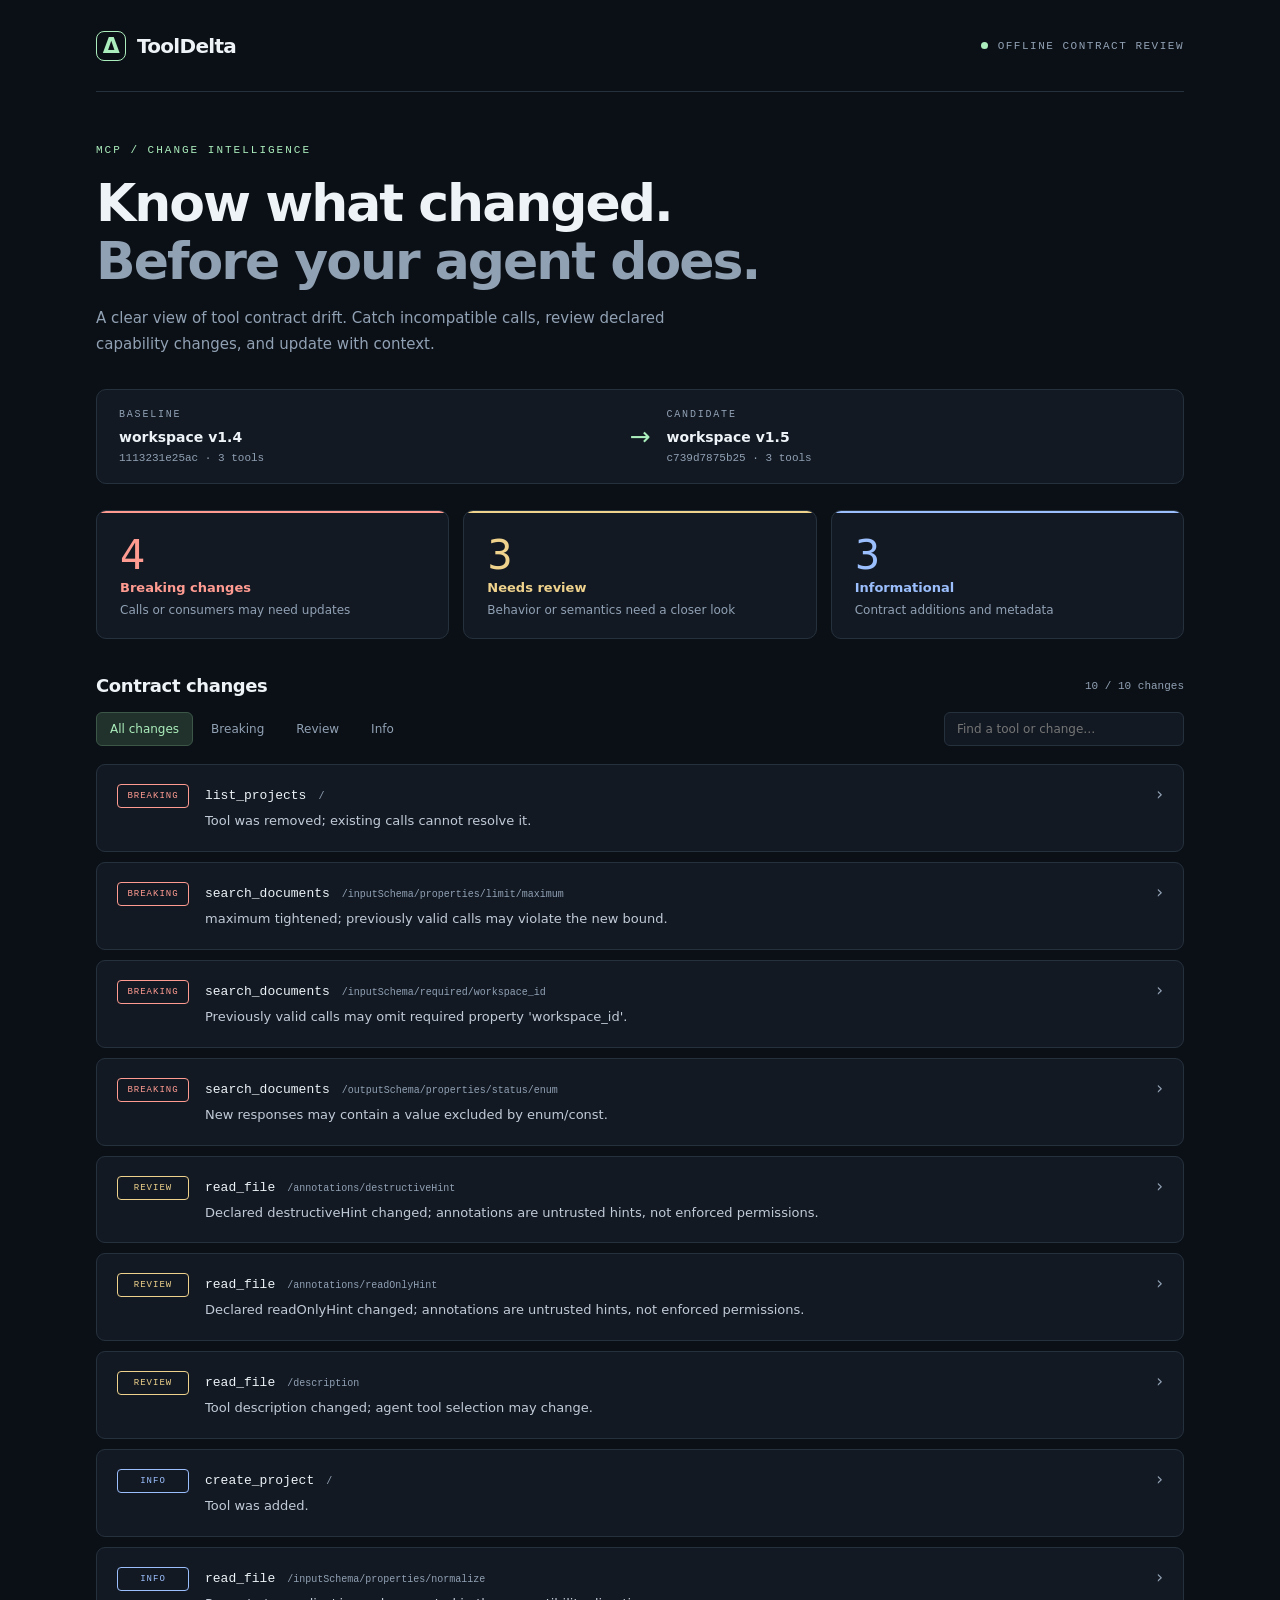
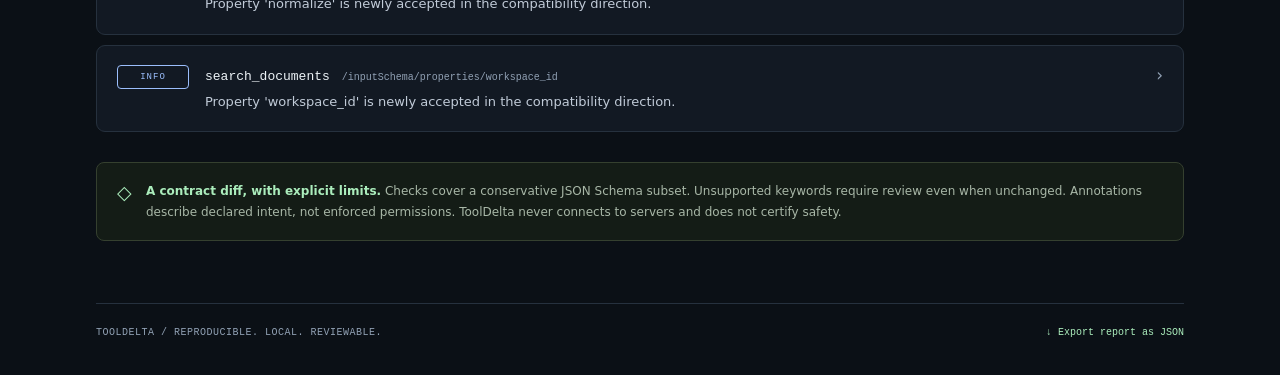
<file: docs/assets/demo.html>
<!doctype html>
<html lang="en">
<head>
<meta charset="utf-8">
<meta name="viewport" content="width=device-width,initial-scale=1">
<meta name="color-scheme" content="dark">
<meta name="referrer" content="no-referrer">
<title>ToolDelta · MCP contract report</title>
<style>
:root{--bg:#0b1016;--panel:#121923;--line:#26313e;--text:#edf3f7;--muted:#91a1b4;--green:#abedbc;--red:#ff9b91;--amber:#efd28c;--blue:#9bbefc;font-family:Inter,Segoe UI,system-ui,sans-serif;color:var(--text);background:var(--bg);color-scheme:dark}
*{box-sizing:border-box}body{margin:0}button,input{font:inherit}button{cursor:pointer}button:focus-visible,input:focus-visible,summary:focus-visible,a:focus-visible{outline:2px solid var(--green);outline-offset:4px}main{max-width:1160px;margin:auto;padding:0 36px}header{height:92px;border-bottom:1px solid var(--line);display:flex;align-items:center;justify-content:space-between}.brand{display:flex;align-items:center;gap:11px;font-size:20px;letter-spacing:-.7px;font-weight:750}.brand-icon{width:30px;height:30px;border:1px solid var(--green);border-radius:8px;color:var(--green);display:grid;place-items:center;font-size:22px}.offline{font:11px ui-monospace,Consolas,monospace;letter-spacing:1.5px;color:var(--muted)}.offline i{display:inline-block;width:7px;height:7px;border-radius:50%;background:var(--green);margin-right:10px}.hero{padding:52px 0 32px}.eyebrow{color:var(--green);letter-spacing:2px;font:11px ui-monospace,Consolas,monospace;margin-bottom:18px}h1{font-size:clamp(32px,5vw,52px);font-weight:550;letter-spacing:-2px;line-height:1.12;margin:0 0 16px}h1 span{color:var(--muted)}.intro{color:var(--muted);font-size:15px;line-height:1.7;max-width:620px;margin:0}.comparison{display:flex;align-items:center;gap:16px;padding:19px 22px;border:1px solid var(--line);border-radius:10px;background:var(--panel);margin:0 0 26px}.revision{flex:1;min-width:0}.small-label{font:10px ui-monospace,Consolas,monospace;letter-spacing:1.8px;color:var(--muted);margin-bottom:7px}.revision strong{font-size:14px;font-weight:550;overflow-wrap:anywhere}.hash{display:block;font:11px ui-monospace,Consolas,monospace;color:var(--muted);margin-top:6px}.arrow{color:var(--green);font-size:25px}.stats{display:grid;grid-template-columns:repeat(3,1fr);gap:14px;margin-bottom:36px}.stat{padding:21px 23px;background:var(--panel);border:1px solid var(--line);border-radius:10px;position:relative;overflow:hidden}.stat:before{content:"";position:absolute;top:0;left:0;right:0;height:2px;background:currentColor}.breaking{color:var(--red)}.review{color:var(--amber)}.info{color:var(--blue)}.stat .number{font-size:40px;letter-spacing:-1px;font-weight:450}.stat .label{font-size:13px;font-weight:600;display:block;margin:2px 0 8px}.stat p{color:var(--muted);font-size:12px;margin:0}.section-title{display:flex;align-items:center;justify-content:space-between;margin-bottom:16px}h2{font-size:18px;font-weight:550;letter-spacing:-.4px;margin:0}.count{color:var(--muted);font:11px ui-monospace,Consolas,monospace}.toolbar{display:flex;justify-content:space-between;gap:16px;flex-wrap:wrap;margin-bottom:18px}.filters{display:flex;gap:4px;flex-wrap:wrap}.filter{border:1px solid transparent;color:var(--muted);border-radius:6px;background:transparent;padding:8px 13px;font-size:12px}.filter[aria-pressed="true"]{background:#21312b;border-color:#3c5648;color:var(--green)}.search{background:var(--panel);border:1px solid var(--line);border-radius:6px;padding:9px 12px;color:var(--text);font-size:12px;width:240px}.changes{display:grid;gap:10px}.change{border:1px solid var(--line);border-radius:9px;background:var(--panel);overflow:hidden}.change summary{display:flex;gap:16px;align-items:flex-start;padding:19px 20px;cursor:pointer;list-style:none}.change summary::-webkit-details-marker{display:none}.badge{font:9px ui-monospace,Consolas,monospace;letter-spacing:1px;display:inline-block;min-width:72px;padding:6px 8px;border:1px solid currentColor;border-radius:4px;text-align:center;flex-shrink:0}.change-title{flex:1;min-width:0}.tool-name{font:13px ui-monospace,Consolas,monospace;color:var(--text);overflow-wrap:anywhere}.path{font:10px ui-monospace,Consolas,monospace;color:var(--muted);margin-left:12px;overflow-wrap:anywhere}.message{color:#c1cbd8;font-size:13px;line-height:1.6;margin:8px 0 0;overflow-wrap:anywhere}.chevron{color:var(--muted);font-size:17px}.change[open] .chevron{transform:rotate(90deg)}.detail{border-top:1px solid var(--line);padding:20px}.action{display:flex;gap:12px;align-items:flex-start;font-size:13px;line-height:1.7;color:#c1cbd8;margin-bottom:18px;overflow-wrap:anywhere}.action-label{color:var(--green);font:10px ui-monospace,Consolas,monospace;letter-spacing:1px;padding-top:4px;flex-shrink:0}.values{display:grid;grid-template-columns:1fr 1fr;gap:14px}.value{min-width:0}pre{background:var(--bg);border:1px solid var(--line);border-radius:6px;padding:14px;font:11px/1.7 ui-monospace,Consolas,monospace;white-space:pre-wrap;overflow-wrap:anywhere;margin:0;max-height:360px;overflow:auto;color:#becbda}.empty{padding:32px;border:1px dashed var(--line);border-radius:9px;text-align:center;color:var(--muted);font-size:14px}.note{border:1px solid #35402f;border-radius:8px;background:#141c16;padding:18px 20px;display:flex;gap:14px;margin:30px 0;color:#a8b7a7;font-size:12px;line-height:1.7}.note strong{color:var(--green);font-weight:550}.note-symbol{color:var(--green);font:19px ui-monospace,Consolas,monospace}footer{border-top:1px solid var(--line);padding:23px 0 35px;display:flex;justify-content:space-between;gap:16px;color:var(--muted);font:10px ui-monospace,Consolas,monospace;letter-spacing:.5px}footer button{font:inherit;color:var(--green);background:none;border:none;padding:0}.toast{color:var(--green);font-size:12px;margin-bottom:16px;min-height:16px}noscript{display:block;padding:20px;color:var(--amber)}
@media(max-width:680px){main{padding:0 18px}header{height:72px}.offline{font-size:9px;letter-spacing:.5px}.hero{padding-top:35px}h1{letter-spacing:-1px}.stats{gap:8px}.stat{padding:15px 12px}.stat .number{font-size:32px}.stat p{font-size:10px}.comparison{padding:16px 14px;gap:10px}.revision strong{font-size:12px}.path{display:block;margin:8px 0 0}.change summary{gap:10px;padding:15px 12px}.badge{min-width:63px;font-size:8px}.values{grid-template-columns:1fr}.search{width:100%}.toolbar{gap:10px}.note{padding:15px}footer{flex-direction:column}}
.embedded header,.embedded .hero{display:none}.embedded main{max-width:none;padding:24px}.embedded .stats{margin-bottom:24px}
@media(prefers-reduced-motion:no-preference){.change,.filter{transition:border-color .15s,background .15s}.change:hover{border-color:#435364}}
@media print{.toolbar,footer button,.toast{display:none}:root{--bg:#fff;--panel:#fff;--line:#aaa;--text:#111;--muted:#555;--red:#9b2010;--amber:#795000;--blue:#15478f;--green:#18562b;color-scheme:light}.message,.action,pre{color:#222}.changes{display:block}.change{margin-bottom:12px;break-inside:avoid}.note{background:white;color:#333}.note strong{color:#18562b}}
</style>
</head>
<body>
<main>
<header><div class="brand"><span class="brand-icon" aria-hidden="true">Δ</span> ToolDelta</div><div class="offline"><i></i>OFFLINE CONTRACT REVIEW</div></header>
<section class="hero"><div class="eyebrow">MCP / CHANGE INTELLIGENCE</div><h1>Know what changed.<br><span>Before your agent does.</span></h1><p class="intro">A clear view of tool contract drift. Catch incompatible calls, review declared capability changes, and update with context.</p></section>
<section class="comparison" aria-label="Compared catalogs"><div class="revision"><div class="small-label">BASELINE</div><strong id="before-label"></strong><code class="hash" id="before-hash"></code></div><div class="arrow" aria-hidden="true">→</div><div class="revision"><div class="small-label">CANDIDATE</div><strong id="after-label"></strong><code class="hash" id="after-hash"></code></div></section>
<section class="stats" aria-label="Change summary"><div class="stat breaking"><div class="number" id="breaking-count">0</div><span class="label">Breaking changes</span><p>Calls or consumers may need updates</p></div><div class="stat review"><div class="number" id="review-count">0</div><span class="label">Needs review</span><p>Behavior or semantics need a closer look</p></div><div class="stat info"><div class="number" id="info-count">0</div><span class="label">Informational</span><p>Contract additions and metadata</p></div></section>
<section aria-labelledby="changes-heading"><div class="section-title"><h2 id="changes-heading">Contract changes</h2><span class="count" id="visible-count" aria-live="polite"></span></div><div class="toolbar"><div class="filters" role="group" aria-label="Filter severity"><button class="filter" data-filter="all" aria-pressed="true">All changes</button><button class="filter" data-filter="breaking" aria-pressed="false">Breaking</button><button class="filter" data-filter="review" aria-pressed="false">Review</button><button class="filter" data-filter="info" aria-pressed="false">Info</button></div><input class="search" id="search" type="search" placeholder="Find a tool or change…" aria-label="Search tools and changes"></div><div class="changes" id="changes"></div><noscript>This report needs JavaScript for filtering and details. Generate a Markdown or text report for a script-free version.</noscript></section>
<aside class="note"><span class="note-symbol" aria-hidden="true">◇</span><div><strong>A contract diff, with explicit limits.</strong> Checks cover a conservative JSON Schema subset. Unsupported keywords require review even when unchanged. Annotations describe declared intent, not enforced permissions. ToolDelta never connects to servers and does not certify safety.</div></aside>
<div class="toast" id="toast" role="status"></div>
<footer><span>TOOLDELTA / REPRODUCIBLE. LOCAL. REVIEWABLE.</span><button id="download" type="button">↓ Export report as JSON</button></footer>
</main>
<script id="report-data" type="application/json">{"schema_version": 1, "summary": {"breaking": 4, "review": 3, "info": 3}, "catalogs": {"before": {"tools": 3, "sha256": "1113231e25aca1369105ffc9b020c17eef9920285739231cf005f30808dac192"}, "after": {"tools": 3, "sha256": "c739d7875b2584dbf592ee367c807fd95ec0edf658fc84d5d94d49ce25846a06"}}, "changes": [{"severity": "breaking", "code": "tool.removed", "tool": "list_projects", "path": "", "message": "Tool was removed; existing calls cannot resolve it.", "action": "Migrate callers or keep a compatibility alias.", "before": {"name": "list_projects", "inputSchema": {"type": "object", "additionalProperties": false}}, "after": null}, {"severity": "breaking", "code": "schema.bound", "tool": "search_documents", "path": "/inputSchema/properties/limit/maximum", "message": "maximum tightened; previously valid calls may violate the new bound.", "action": "Update callers or preserve the previous accepted input contract.", "before": 100, "after": 25}, {"severity": "breaking", "code": "schema.required", "tool": "search_documents", "path": "/inputSchema/required/workspace_id", "message": "Previously valid calls may omit required property 'workspace_id'.", "action": "Update callers or preserve the previous accepted input contract.", "before": false, "after": true}, {"severity": "breaking", "code": "schema.values", "tool": "search_documents", "path": "/outputSchema/properties/status/enum", "message": "New responses may contain a value excluded by enum/const.", "action": "Update consumers and verify representative response fixtures.", "before": {"enum": ["ok", "empty"]}, "after": {"enum": ["ok", "empty", "partial"]}}, {"severity": "review", "code": "tool.annotation", "tool": "read_file", "path": "/annotations/destructiveHint", "message": "Declared destructiveHint changed; annotations are untrusted hints, not enforced permissions.", "action": "Review actual server behavior and agent approval policy.", "before": false, "after": true}, {"severity": "review", "code": "tool.annotation", "tool": "read_file", "path": "/annotations/readOnlyHint", "message": "Declared readOnlyHint changed; annotations are untrusted hints, not enforced permissions.", "action": "Review actual server behavior and agent approval policy.", "before": true, "after": false}, {"severity": "review", "code": "tool.description", "tool": "read_file", "path": "/description", "message": "Tool description changed; agent tool selection may change.", "action": "Review intent and re-run tool selection evaluations.", "before": "Read a file without changing workspace contents.", "after": "Read a file and optionally normalize its contents in place."}, {"severity": "info", "code": "tool.added", "tool": "create_project", "path": "", "message": "Tool was added.", "action": "Review whether agents should be allowed to discover this tool.", "before": null, "after": {"name": "create_project", "inputSchema": {"type": "object", "properties": {"name": {"type": "string"}}, "required": ["name"], "additionalProperties": false}, "annotations": {"readOnlyHint": false}}}, {"severity": "info", "code": "schema.property", "tool": "read_file", "path": "/inputSchema/properties/normalize", "message": "Property 'normalize' is newly accepted in the compatibility direction.", "action": "Update callers or preserve the previous accepted input contract.", "before": null, "after": {"type": "boolean", "default": false}}, {"severity": "info", "code": "schema.property", "tool": "search_documents", "path": "/inputSchema/properties/workspace_id", "message": "Property 'workspace_id' is newly accepted in the compatibility direction.", "action": "Update callers or preserve the previous accepted input contract.", "before": null, "after": {"type": "string"}}], "labels": {"before": "workspace v1.4", "after": "workspace v1.5"}}</script>
<script>
'use strict';
if (new URLSearchParams(location.search).get('embed') === '1') document.body.classList.add('embedded');
const report = JSON.parse(document.getElementById('report-data').textContent);
const byId = id => document.getElementById(id);
for (const level of ['breaking','review','info']) byId(level+'-count').textContent = report.summary[level];
for (const side of ['before','after']) {
  byId(side+'-label').textContent = report.labels[side];
  byId(side+'-hash').textContent = report.catalogs[side].sha256.slice(0,12)+' · '+report.catalogs[side].tools+' tools';
  byId(side+'-hash').title = report.catalogs[side].sha256;
}
let filter = 'all';
const element = (tag, className, value) => { const node = document.createElement(tag); if (className) node.className = className; if (value !== undefined) node.textContent = value; return node; };
function draw() {
  const query = byId('search').value.toLowerCase();
  const selected = report.changes.filter(c => (filter === 'all' || c.severity === filter) && [c.tool,c.path,c.message,c.code].join(' ').toLowerCase().includes(query));
  byId('visible-count').textContent = selected.length+' / '+report.changes.length+' changes';
  const fragment = document.createDocumentFragment();
  for (const c of selected) {
    const card = element('details','change');
    const summary = element('summary');
    summary.append(element('span','badge '+c.severity,c.severity.toUpperCase()));
    const title = element('div','change-title');
    const line = element('div'); line.append(element('span','tool-name',c.tool),element('span','path',c.path || '/'));
    title.append(line,element('p','message',c.message));
    summary.append(title,element('span','chevron','›'));
    const detail = element('div','detail');
    const action = element('div','action'); action.append(element('span','action-label','NEXT STEP'),element('span','',c.action));
    const values = element('div','values');
    for (const side of ['before','after']) {
      const value = element('div','value'); value.append(element('div','small-label',side.toUpperCase()),element('pre','',JSON.stringify(c[side],null,2))); values.append(value);
    }
    detail.append(action,values); card.append(summary,detail); fragment.append(card);
  }
  if (!selected.length) fragment.append(element('div','empty',report.changes.length ? 'No changes match these filters.' : 'No changes detected in the supported contract subset.'));
  byId('changes').replaceChildren(fragment);
}
for (const button of document.querySelectorAll('[data-filter]')) button.addEventListener('click',() => {
  filter = button.dataset.filter;
  for (const other of document.querySelectorAll('[data-filter]')) other.setAttribute('aria-pressed',String(other === button));
  draw();
});
byId('search').addEventListener('input',draw);
byId('download').addEventListener('click',() => {
  const url = URL.createObjectURL(new Blob([JSON.stringify(report,null,2)],{type:'application/json'}));
  const link = element('a'); link.href = url; link.download = 'tooldelta-report.json'; document.body.append(link); link.click(); link.remove();
  setTimeout(() => URL.revokeObjectURL(url),1000);
  byId('toast').textContent = 'JSON export prepared.';
});
draw();
</script>
</body>
</html>
</file>
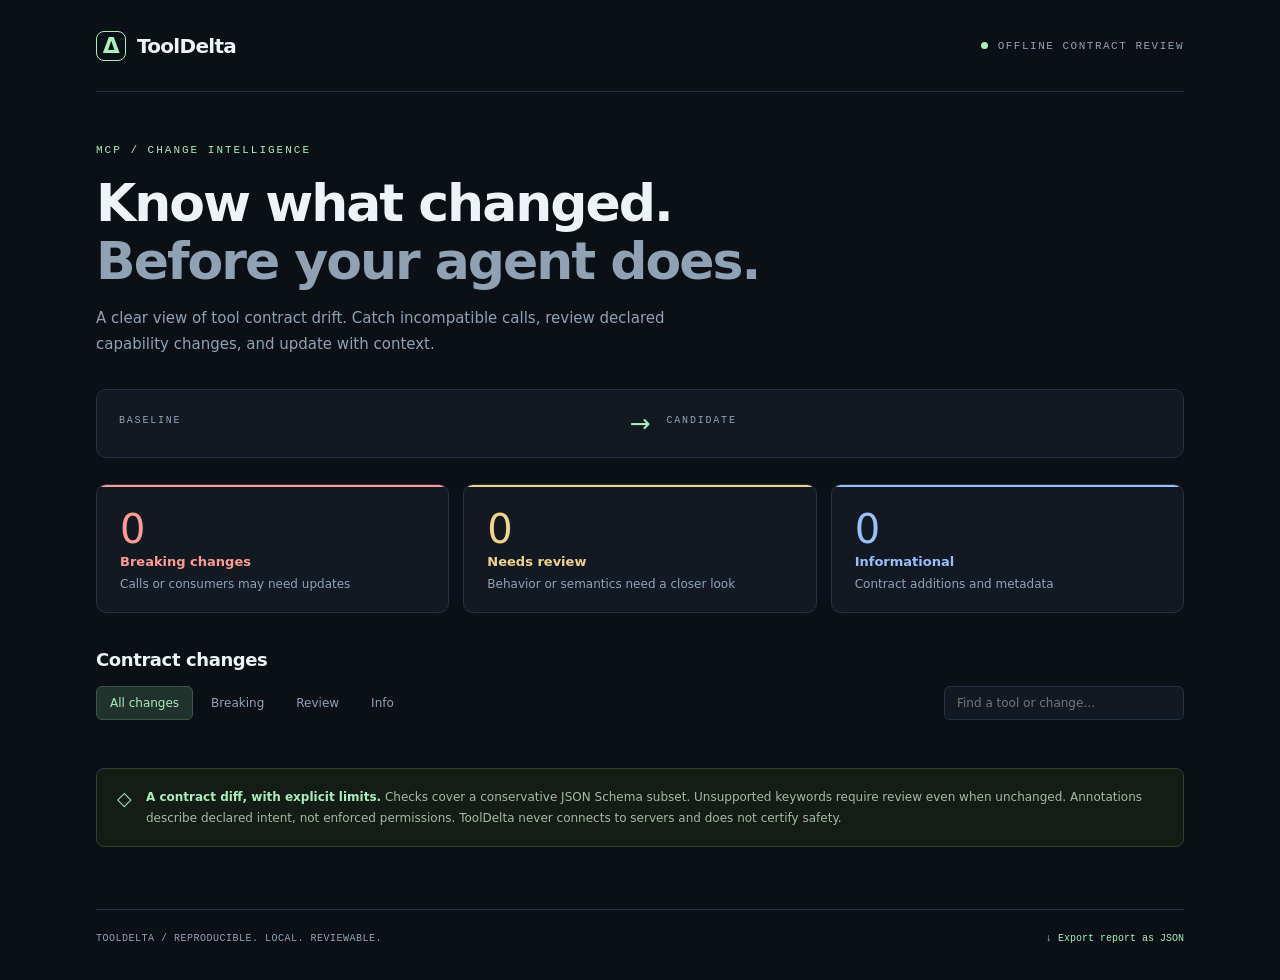
<file: mcp_tooldelta/templates/report.html>
<!doctype html>
<html lang="en">
<head>
<meta charset="utf-8">
<meta name="viewport" content="width=device-width,initial-scale=1">
<meta name="color-scheme" content="dark">
<meta name="referrer" content="no-referrer">
<title>ToolDelta · MCP contract report</title>
<style>
:root{--bg:#0b1016;--panel:#121923;--line:#26313e;--text:#edf3f7;--muted:#91a1b4;--green:#abedbc;--red:#ff9b91;--amber:#efd28c;--blue:#9bbefc;font-family:Inter,Segoe UI,system-ui,sans-serif;color:var(--text);background:var(--bg);color-scheme:dark}
*{box-sizing:border-box}body{margin:0}button,input{font:inherit}button{cursor:pointer}button:focus-visible,input:focus-visible,summary:focus-visible,a:focus-visible{outline:2px solid var(--green);outline-offset:4px}main{max-width:1160px;margin:auto;padding:0 36px}header{height:92px;border-bottom:1px solid var(--line);display:flex;align-items:center;justify-content:space-between}.brand{display:flex;align-items:center;gap:11px;font-size:20px;letter-spacing:-.7px;font-weight:750}.brand-icon{width:30px;height:30px;border:1px solid var(--green);border-radius:8px;color:var(--green);display:grid;place-items:center;font-size:22px}.offline{font:11px ui-monospace,Consolas,monospace;letter-spacing:1.5px;color:var(--muted)}.offline i{display:inline-block;width:7px;height:7px;border-radius:50%;background:var(--green);margin-right:10px}.hero{padding:52px 0 32px}.eyebrow{color:var(--green);letter-spacing:2px;font:11px ui-monospace,Consolas,monospace;margin-bottom:18px}h1{font-size:clamp(32px,5vw,52px);font-weight:550;letter-spacing:-2px;line-height:1.12;margin:0 0 16px}h1 span{color:var(--muted)}.intro{color:var(--muted);font-size:15px;line-height:1.7;max-width:620px;margin:0}.comparison{display:flex;align-items:center;gap:16px;padding:19px 22px;border:1px solid var(--line);border-radius:10px;background:var(--panel);margin:0 0 26px}.revision{flex:1;min-width:0}.small-label{font:10px ui-monospace,Consolas,monospace;letter-spacing:1.8px;color:var(--muted);margin-bottom:7px}.revision strong{font-size:14px;font-weight:550;overflow-wrap:anywhere}.hash{display:block;font:11px ui-monospace,Consolas,monospace;color:var(--muted);margin-top:6px}.arrow{color:var(--green);font-size:25px}.stats{display:grid;grid-template-columns:repeat(3,1fr);gap:14px;margin-bottom:36px}.stat{padding:21px 23px;background:var(--panel);border:1px solid var(--line);border-radius:10px;position:relative;overflow:hidden}.stat:before{content:"";position:absolute;top:0;left:0;right:0;height:2px;background:currentColor}.breaking{color:var(--red)}.review{color:var(--amber)}.info{color:var(--blue)}.stat .number{font-size:40px;letter-spacing:-1px;font-weight:450}.stat .label{font-size:13px;font-weight:600;display:block;margin:2px 0 8px}.stat p{color:var(--muted);font-size:12px;margin:0}.section-title{display:flex;align-items:center;justify-content:space-between;margin-bottom:16px}h2{font-size:18px;font-weight:550;letter-spacing:-.4px;margin:0}.count{color:var(--muted);font:11px ui-monospace,Consolas,monospace}.toolbar{display:flex;justify-content:space-between;gap:16px;flex-wrap:wrap;margin-bottom:18px}.filters{display:flex;gap:4px;flex-wrap:wrap}.filter{border:1px solid transparent;color:var(--muted);border-radius:6px;background:transparent;padding:8px 13px;font-size:12px}.filter[aria-pressed="true"]{background:#21312b;border-color:#3c5648;color:var(--green)}.search{background:var(--panel);border:1px solid var(--line);border-radius:6px;padding:9px 12px;color:var(--text);font-size:12px;width:240px}.changes{display:grid;gap:10px}.change{border:1px solid var(--line);border-radius:9px;background:var(--panel);overflow:hidden}.change summary{display:flex;gap:16px;align-items:flex-start;padding:19px 20px;cursor:pointer;list-style:none}.change summary::-webkit-details-marker{display:none}.badge{font:9px ui-monospace,Consolas,monospace;letter-spacing:1px;display:inline-block;min-width:72px;padding:6px 8px;border:1px solid currentColor;border-radius:4px;text-align:center;flex-shrink:0}.change-title{flex:1;min-width:0}.tool-name{font:13px ui-monospace,Consolas,monospace;color:var(--text);overflow-wrap:anywhere}.path{font:10px ui-monospace,Consolas,monospace;color:var(--muted);margin-left:12px;overflow-wrap:anywhere}.message{color:#c1cbd8;font-size:13px;line-height:1.6;margin:8px 0 0;overflow-wrap:anywhere}.chevron{color:var(--muted);font-size:17px}.change[open] .chevron{transform:rotate(90deg)}.detail{border-top:1px solid var(--line);padding:20px}.action{display:flex;gap:12px;align-items:flex-start;font-size:13px;line-height:1.7;color:#c1cbd8;margin-bottom:18px;overflow-wrap:anywhere}.action-label{color:var(--green);font:10px ui-monospace,Consolas,monospace;letter-spacing:1px;padding-top:4px;flex-shrink:0}.values{display:grid;grid-template-columns:1fr 1fr;gap:14px}.value{min-width:0}pre{background:var(--bg);border:1px solid var(--line);border-radius:6px;padding:14px;font:11px/1.7 ui-monospace,Consolas,monospace;white-space:pre-wrap;overflow-wrap:anywhere;margin:0;max-height:360px;overflow:auto;color:#becbda}.empty{padding:32px;border:1px dashed var(--line);border-radius:9px;text-align:center;color:var(--muted);font-size:14px}.note{border:1px solid #35402f;border-radius:8px;background:#141c16;padding:18px 20px;display:flex;gap:14px;margin:30px 0;color:#a8b7a7;font-size:12px;line-height:1.7}.note strong{color:var(--green);font-weight:550}.note-symbol{color:var(--green);font:19px ui-monospace,Consolas,monospace}footer{border-top:1px solid var(--line);padding:23px 0 35px;display:flex;justify-content:space-between;gap:16px;color:var(--muted);font:10px ui-monospace,Consolas,monospace;letter-spacing:.5px}footer button{font:inherit;color:var(--green);background:none;border:none;padding:0}.toast{color:var(--green);font-size:12px;margin-bottom:16px;min-height:16px}noscript{display:block;padding:20px;color:var(--amber)}
@media(max-width:680px){main{padding:0 18px}header{height:72px}.offline{font-size:9px;letter-spacing:.5px}.hero{padding-top:35px}h1{letter-spacing:-1px}.stats{gap:8px}.stat{padding:15px 12px}.stat .number{font-size:32px}.stat p{font-size:10px}.comparison{padding:16px 14px;gap:10px}.revision strong{font-size:12px}.path{display:block;margin:8px 0 0}.change summary{gap:10px;padding:15px 12px}.badge{min-width:63px;font-size:8px}.values{grid-template-columns:1fr}.search{width:100%}.toolbar{gap:10px}.note{padding:15px}footer{flex-direction:column}}
.embedded header,.embedded .hero{display:none}.embedded main{max-width:none;padding:24px}.embedded .stats{margin-bottom:24px}
@media(prefers-reduced-motion:no-preference){.change,.filter{transition:border-color .15s,background .15s}.change:hover{border-color:#435364}}
@media print{.toolbar,footer button,.toast{display:none}:root{--bg:#fff;--panel:#fff;--line:#aaa;--text:#111;--muted:#555;--red:#9b2010;--amber:#795000;--blue:#15478f;--green:#18562b;color-scheme:light}.message,.action,pre{color:#222}.changes{display:block}.change{margin-bottom:12px;break-inside:avoid}.note{background:white;color:#333}.note strong{color:#18562b}}
</style>
</head>
<body>
<main>
<header><div class="brand"><span class="brand-icon" aria-hidden="true">Δ</span> ToolDelta</div><div class="offline"><i></i>OFFLINE CONTRACT REVIEW</div></header>
<section class="hero"><div class="eyebrow">MCP / CHANGE INTELLIGENCE</div><h1>Know what changed.<br><span>Before your agent does.</span></h1><p class="intro">A clear view of tool contract drift. Catch incompatible calls, review declared capability changes, and update with context.</p></section>
<section class="comparison" aria-label="Compared catalogs"><div class="revision"><div class="small-label">BASELINE</div><strong id="before-label"></strong><code class="hash" id="before-hash"></code></div><div class="arrow" aria-hidden="true">→</div><div class="revision"><div class="small-label">CANDIDATE</div><strong id="after-label"></strong><code class="hash" id="after-hash"></code></div></section>
<section class="stats" aria-label="Change summary"><div class="stat breaking"><div class="number" id="breaking-count">0</div><span class="label">Breaking changes</span><p>Calls or consumers may need updates</p></div><div class="stat review"><div class="number" id="review-count">0</div><span class="label">Needs review</span><p>Behavior or semantics need a closer look</p></div><div class="stat info"><div class="number" id="info-count">0</div><span class="label">Informational</span><p>Contract additions and metadata</p></div></section>
<section aria-labelledby="changes-heading"><div class="section-title"><h2 id="changes-heading">Contract changes</h2><span class="count" id="visible-count" aria-live="polite"></span></div><div class="toolbar"><div class="filters" role="group" aria-label="Filter severity"><button class="filter" data-filter="all" aria-pressed="true">All changes</button><button class="filter" data-filter="breaking" aria-pressed="false">Breaking</button><button class="filter" data-filter="review" aria-pressed="false">Review</button><button class="filter" data-filter="info" aria-pressed="false">Info</button></div><input class="search" id="search" type="search" placeholder="Find a tool or change…" aria-label="Search tools and changes"></div><div class="changes" id="changes"></div><noscript>This report needs JavaScript for filtering and details. Generate a Markdown or text report for a script-free version.</noscript></section>
<aside class="note"><span class="note-symbol" aria-hidden="true">◇</span><div><strong>A contract diff, with explicit limits.</strong> Checks cover a conservative JSON Schema subset. Unsupported keywords require review even when unchanged. Annotations describe declared intent, not enforced permissions. ToolDelta never connects to servers and does not certify safety.</div></aside>
<div class="toast" id="toast" role="status"></div>
<footer><span>TOOLDELTA / REPRODUCIBLE. LOCAL. REVIEWABLE.</span><button id="download" type="button">↓ Export report as JSON</button></footer>
</main>
<script id="report-data" type="application/json">__TOOLDELTA_PAYLOAD__</script>
<script>
'use strict';
if (new URLSearchParams(location.search).get('embed') === '1') document.body.classList.add('embedded');
const report = JSON.parse(document.getElementById('report-data').textContent);
const byId = id => document.getElementById(id);
for (const level of ['breaking','review','info']) byId(level+'-count').textContent = report.summary[level];
for (const side of ['before','after']) {
  byId(side+'-label').textContent = report.labels[side];
  byId(side+'-hash').textContent = report.catalogs[side].sha256.slice(0,12)+' · '+report.catalogs[side].tools+' tools';
  byId(side+'-hash').title = report.catalogs[side].sha256;
}
let filter = 'all';
const element = (tag, className, value) => { const node = document.createElement(tag); if (className) node.className = className; if (value !== undefined) node.textContent = value; return node; };
function draw() {
  const query = byId('search').value.toLowerCase();
  const selected = report.changes.filter(c => (filter === 'all' || c.severity === filter) && [c.tool,c.path,c.message,c.code].join(' ').toLowerCase().includes(query));
  byId('visible-count').textContent = selected.length+' / '+report.changes.length+' changes';
  const fragment = document.createDocumentFragment();
  for (const c of selected) {
    const card = element('details','change');
    const summary = element('summary');
    summary.append(element('span','badge '+c.severity,c.severity.toUpperCase()));
    const title = element('div','change-title');
    const line = element('div'); line.append(element('span','tool-name',c.tool),element('span','path',c.path || '/'));
    title.append(line,element('p','message',c.message));
    summary.append(title,element('span','chevron','›'));
    const detail = element('div','detail');
    const action = element('div','action'); action.append(element('span','action-label','NEXT STEP'),element('span','',c.action));
    const values = element('div','values');
    for (const side of ['before','after']) {
      const value = element('div','value'); value.append(element('div','small-label',side.toUpperCase()),element('pre','',JSON.stringify(c[side],null,2))); values.append(value);
    }
    detail.append(action,values); card.append(summary,detail); fragment.append(card);
  }
  if (!selected.length) fragment.append(element('div','empty',report.changes.length ? 'No changes match these filters.' : 'No changes detected in the supported contract subset.'));
  byId('changes').replaceChildren(fragment);
}
for (const button of document.querySelectorAll('[data-filter]')) button.addEventListener('click',() => {
  filter = button.dataset.filter;
  for (const other of document.querySelectorAll('[data-filter]')) other.setAttribute('aria-pressed',String(other === button));
  draw();
});
byId('search').addEventListener('input',draw);
byId('download').addEventListener('click',() => {
  const url = URL.createObjectURL(new Blob([JSON.stringify(report,null,2)],{type:'application/json'}));
  const link = element('a'); link.href = url; link.download = 'tooldelta-report.json'; document.body.append(link); link.click(); link.remove();
  setTimeout(() => URL.revokeObjectURL(url),1000);
  byId('toast').textContent = 'JSON export prepared.';
});
draw();
</script>
</body>
</html>
</file>
